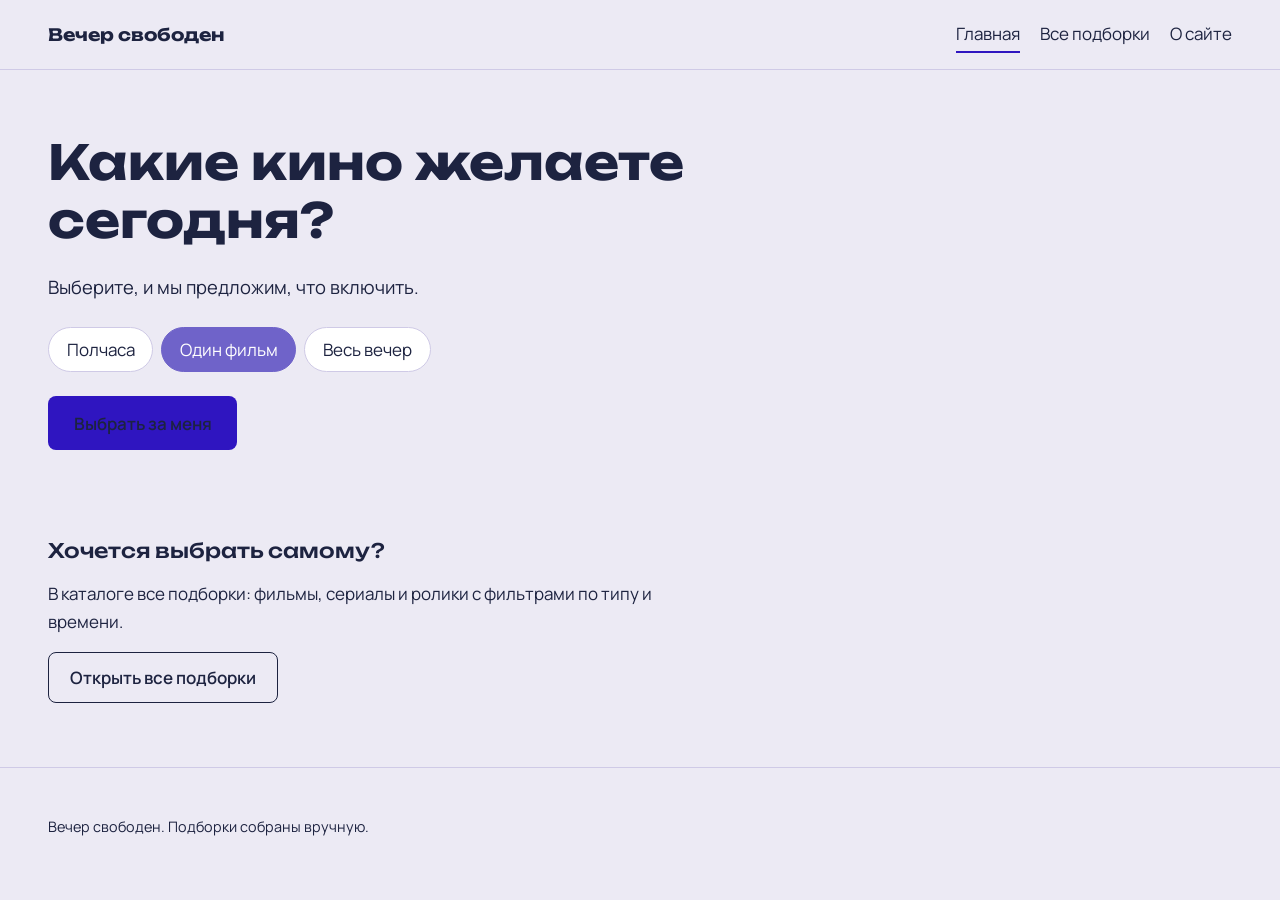
<file: index.html>
<!DOCTYPE html>
<html lang="ru">
<head>
  <meta charset="UTF-8">
  <meta name="viewport" content="width=device-width, initial-scale=1">
  <title>Вечер свободен: что посмотреть сегодня</title>
  <meta name="description" content="Подборки фильмов, сериалов и роликов на свободный вечер. Выберите, сколько у вас времени, и получите идею.">
  <link rel="preconnect" href="https://fonts.googleapis.com">
  <link rel="preconnect" href="https://fonts.gstatic.com" crossorigin>
  <link href="https://fonts.googleapis.com/css2?family=Manrope:wght@400;600&family=Unbounded:wght@500;700&display=swap" rel="stylesheet">
  <link rel="stylesheet" href="style.css">
</head>
<body>
  <!-- Шапка одинакова на всех страницах: в чистом HTML её копируют в каждый файл -->
  <header class="site-header">
    <a class="logo" href="index.html">Вечер свободен</a>
    <nav>
      <a href="index.html" aria-current="page">Главная</a>
      <a href="picks.html">Все подборки</a>
      <a href="about.html">О сайте</a>
    </nav>
  </header>

  <main>
    <section class="hero">
      <h1>Какие кино желаете сегодня?</h1>
      <p class="lead">Выберите, и мы предложим, что включить.</p>

      <div class="chips" role="group" aria-label="Сколько времени есть">
        <button class="chip" data-slot="short" aria-pressed="false">Полчаса</button>
        <button class="chip" data-slot="film" aria-pressed="true">Один фильм</button>
        <button class="chip" data-slot="evening" aria-pressed="false">Весь вечер</button>
      </div>

      <button class="primary" id="pick">Выбрать за меня</button>

      <!-- Сюда JavaScript вставляет результат -->
      <div id="result" class="result" aria-live="polite"></div>
    </section>

    <section class="more">
      <h2>Хочется выбрать самому?</h2>
      <p>В каталоге все подборки: фильмы, сериалы и ролики с фильтрами по типу и времени.</p>
      <a class="link-button" href="picks.html">Открыть все подборки</a>
    </section>
  </main>

  <footer class="site-footer">
    <p>Вечер свободен. Подборки собраны вручную.</p>
  </footer>

  <script src="script.js"></script>
</body>
</html>
</file>
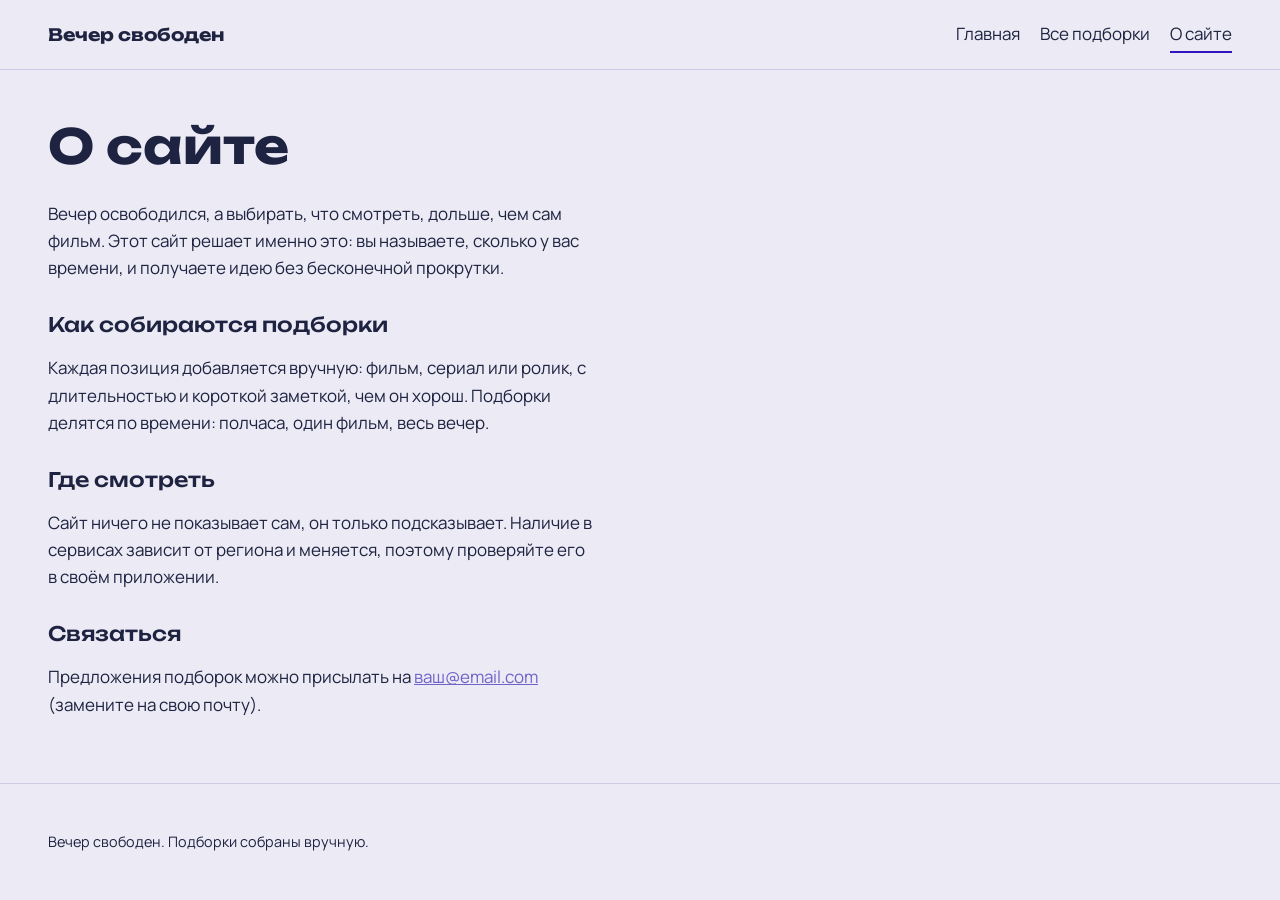
<file: about.html>
<!DOCTYPE html>
<html lang="ru">
<head>
  <meta charset="UTF-8">
  <meta name="viewport" content="width=device-width, initial-scale=1">
  <title>О сайте: Вечер свободен</title>
  <meta name="description" content="Зачем нужен сайт и как собираются подборки.">
  <link rel="preconnect" href="https://fonts.googleapis.com">
  <link rel="preconnect" href="https://fonts.gstatic.com" crossorigin>
  <link href="https://fonts.googleapis.com/css2?family=Manrope:wght@400;600&family=Unbounded:wght@500;700&display=swap" rel="stylesheet">
  <link rel="stylesheet" href="style.css">
</head>
<body>
  <header class="site-header">
    <a class="logo" href="index.html">Вечер свободен</a>
    <nav>
      <a href="index.html">Главная</a>
      <a href="picks.html">Все подборки</a>
      <a href="about.html" aria-current="page">О сайте</a>
    </nav>
  </header>

  <main class="prose">
    <h1>О сайте</h1>
    <p>Вечер освободился, а выбирать, что смотреть, дольше, чем сам фильм. Этот сайт решает именно это: вы называете, сколько у вас времени, и получаете идею без бесконечной прокрутки.</p>

    <h2>Как собираются подборки</h2>
    <p>Каждая позиция добавляется вручную: фильм, сериал или ролик, с длительностью и короткой заметкой, чем он хорош. Подборки делятся по времени: полчаса, один фильм, весь вечер.</p>

    <h2>Где смотреть</h2>
    <p>Сайт ничего не показывает сам, он только подсказывает. Наличие в сервисах зависит от региона и меняется, поэтому проверяйте его в своём приложении.</p>

    <h2>Связаться</h2>
    <p>Предложения подборок можно присылать на <a href="mailto:ваш@email.com">ваш@email.com</a> (замените на свою почту).</p>
  </main>

  <footer class="site-footer">
    <p>Вечер свободен. Подборки собраны вручную.</p>
  </footer>
</body>
</html>
</file>
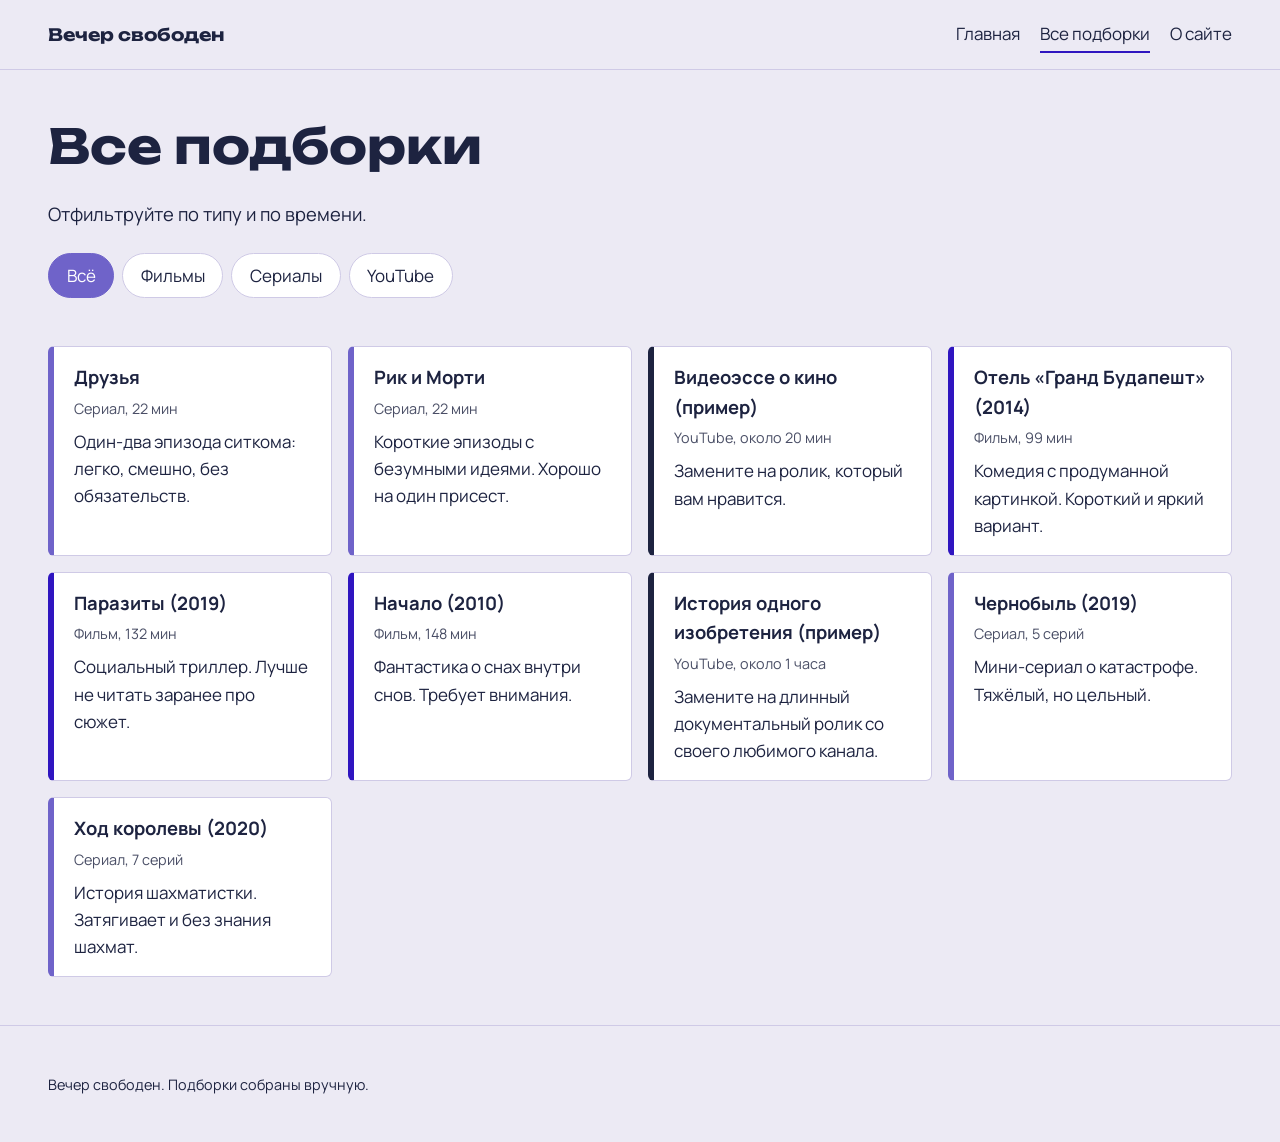
<file: picks.html>
<!DOCTYPE html>
<html lang="ru">
<head>
  <meta charset="UTF-8">
  <meta name="viewport" content="width=device-width, initial-scale=1">
  <title>Все подборки: Вечер свободен</title>
  <meta name="description" content="Каталог фильмов, сериалов и роликов с фильтрами по типу и времени.">
  <link rel="preconnect" href="https://fonts.googleapis.com">
  <link rel="preconnect" href="https://fonts.gstatic.com" crossorigin>
  <link href="https://fonts.googleapis.com/css2?family=Manrope:wght@400;600&family=Unbounded:wght@500;700&display=swap" rel="stylesheet">
  <link rel="stylesheet" href="style.css">
</head>
<body>
  <header class="site-header">
    <a class="logo" href="index.html">Вечер свободен</a>
    <nav>
      <a href="index.html">Главная</a>
      <a href="picks.html" aria-current="page">Все подборки</a>
      <a href="about.html">О сайте</a>
    </nav>
  </header>

  <main>
    <section class="page-head">
      <h1>Все подборки</h1>
      <p class="lead">Отфильтруйте по типу и по времени.</p>

      <div class="chips" role="group" aria-label="Тип">
        <button class="chip" data-type="all" aria-pressed="true">Всё</button>
        <button class="chip" data-type="movie" aria-pressed="false">Фильмы</button>
        <button class="chip" data-type="series" aria-pressed="false">Сериалы</button>
        <button class="chip" data-type="youtube" aria-pressed="false">YouTube</button>
      </div>
    </section>

    <!-- Карточки создаёт script.js из списка PICKS -->
    <section id="list" class="list" aria-live="polite"></section>
  </main>

  <footer class="site-footer">
    <p>Вечер свободен. Подборки собраны вручную.</p>
  </footer>

  <script src="script.js"></script>
</body>
</html>
</file>
<file: style.css>
/* Цвета и шрифты лежат в переменных: поменяйте их здесь, и изменится весь сайт */
:root {
  --dusk: #1d2340;       /* тёмно-синий: текст и главные кнопки */
  --lilac: #6f63c9;      /* сиреневый: ссылки и выбранные кнопки */
  --window: #2f15c0;     /* цвет горящего окна: единственный яркий акцент */
  --haze: #eceaf4;       /* фон страницы */
  --paper: #ffffff;      /* карточки */
  --line: #cfcae6;       /* тонкие границы */
  --font-head: "Unbounded", "Arial Black", sans-serif;
  --font-body: "Manrope", system-ui, sans-serif;
}

@media (prefers-color-scheme: dark) {
  :root {
    --dusk: #eceaf4;
    --lilac: #a99fee;
    --haze: #161a30;
    --paper: #1f2544;
    --line: #394070;
  }
}

* { box-sizing: border-box; }

html { scroll-behavior: smooth; }

body {
  margin: 0;
  font-family: var(--font-body);
  font-size: 1.0625rem;
  line-height: 1.6;
  color: var(--dusk);
  background: var(--haze);
}

h1, h2 {
  font-family: var(--font-head);
  line-height: 1.2;
  margin: 0 0 .5em;
}

h1 { font-size: clamp(1.8rem, 5vw, 3rem); font-weight: 700; }
h2 { font-size: 1.25rem; font-weight: 500; }

a { color: var(--lilac); }

:focus-visible { outline: 3px solid var(--window); outline-offset: 3px; }

/* Шапка и подвал */
.site-header {
  display: flex;
  flex-wrap: wrap;
  gap: .75rem 2rem;
  justify-content: space-between;
  align-items: center;
  padding: 1rem clamp(1rem, 4vw, 3rem);
  border-bottom: 1px solid var(--line);
}

.logo {
  font-family: var(--font-head);
  font-weight: 700;
  color: var(--dusk);
  text-decoration: none;
}

.site-header nav { display: flex; gap: 1.25rem; }
.site-header nav a { color: var(--dusk); text-decoration: none; padding: .25rem 0; }
.site-header nav a[aria-current="page"] { border-bottom: 2px solid var(--window); }

.site-footer {
  padding: 2rem clamp(1rem, 4vw, 3rem);
  border-top: 1px solid var(--line);
  font-size: .9rem;
}

main { padding: 0 clamp(1rem, 4vw, 3rem); }

/* Главный экран: тут находится главный интерактив сайта */
.hero { max-width: 40rem; padding: 4rem 0 3rem; }
.lead { font-size: 1.15rem; margin: 0 0 1.5rem; }

.chips { display: flex; flex-wrap: wrap; gap: .5rem; margin-bottom: 1.5rem; }

.chip {
  font: inherit;
  padding: .5rem 1.1rem;
  border: 1.5px solid var(--line);
  border-radius: 999px;
  background: var(--paper);
  color: var(--dusk);
  cursor: pointer;
}

.chip[aria-pressed="true"] { background: var(--lilac); border-color: var(--lilac); color: #fff; }

.primary {
  font: inherit;
  font-weight: 600;
  padding: .85rem 1.6rem;
  border: 0;
  border-radius: 8px;
  background: var(--window);
  color: #1d2340;
  cursor: pointer;
}

.primary:hover { filter: brightness(.95); }

.result { margin-top: 1.5rem; min-height: 1px; }

/* Карточка подборки */
.card {
  background: var(--paper);
  border: 1px solid var(--line);
  border-left: 6px solid var(--lilac);
  border-radius: 6px;
  padding: 1rem 1.25rem;
}

.card.movie { border-left-color: var(--window); }
.card.youtube { border-left-color: var(--dusk); }

.card h3 { margin: 0 0 .25rem; font-size: 1.15rem; }
.card .meta { margin: 0 0 .5rem; font-size: .9rem; opacity: .8; }
.card p { margin: 0; }

.list {
  display: grid;
  grid-template-columns: repeat(auto-fill, minmax(17rem, 1fr));
  gap: 1rem;
  padding-bottom: 3rem;
}

.page-head { padding: 3rem 0 1.5rem; max-width: 40rem; }

.more { max-width: 40rem; padding: 1rem 0 4rem; }

.link-button {
  display: inline-block;
  padding: .7rem 1.3rem;
  border: 1.5px solid var(--dusk);
  border-radius: 8px;
  color: var(--dusk);
  text-decoration: none;
  font-weight: 600;
}

.link-button:hover { background: var(--dusk); color: var(--haze); }

/* Текстовая страница */
.prose { max-width: 40rem; padding-top: 3rem; padding-bottom: 3rem; }
.prose h2 { margin-top: 2rem; }

@media (prefers-reduced-motion: reduce) {
  html { scroll-behavior: auto; }
}
</file>
